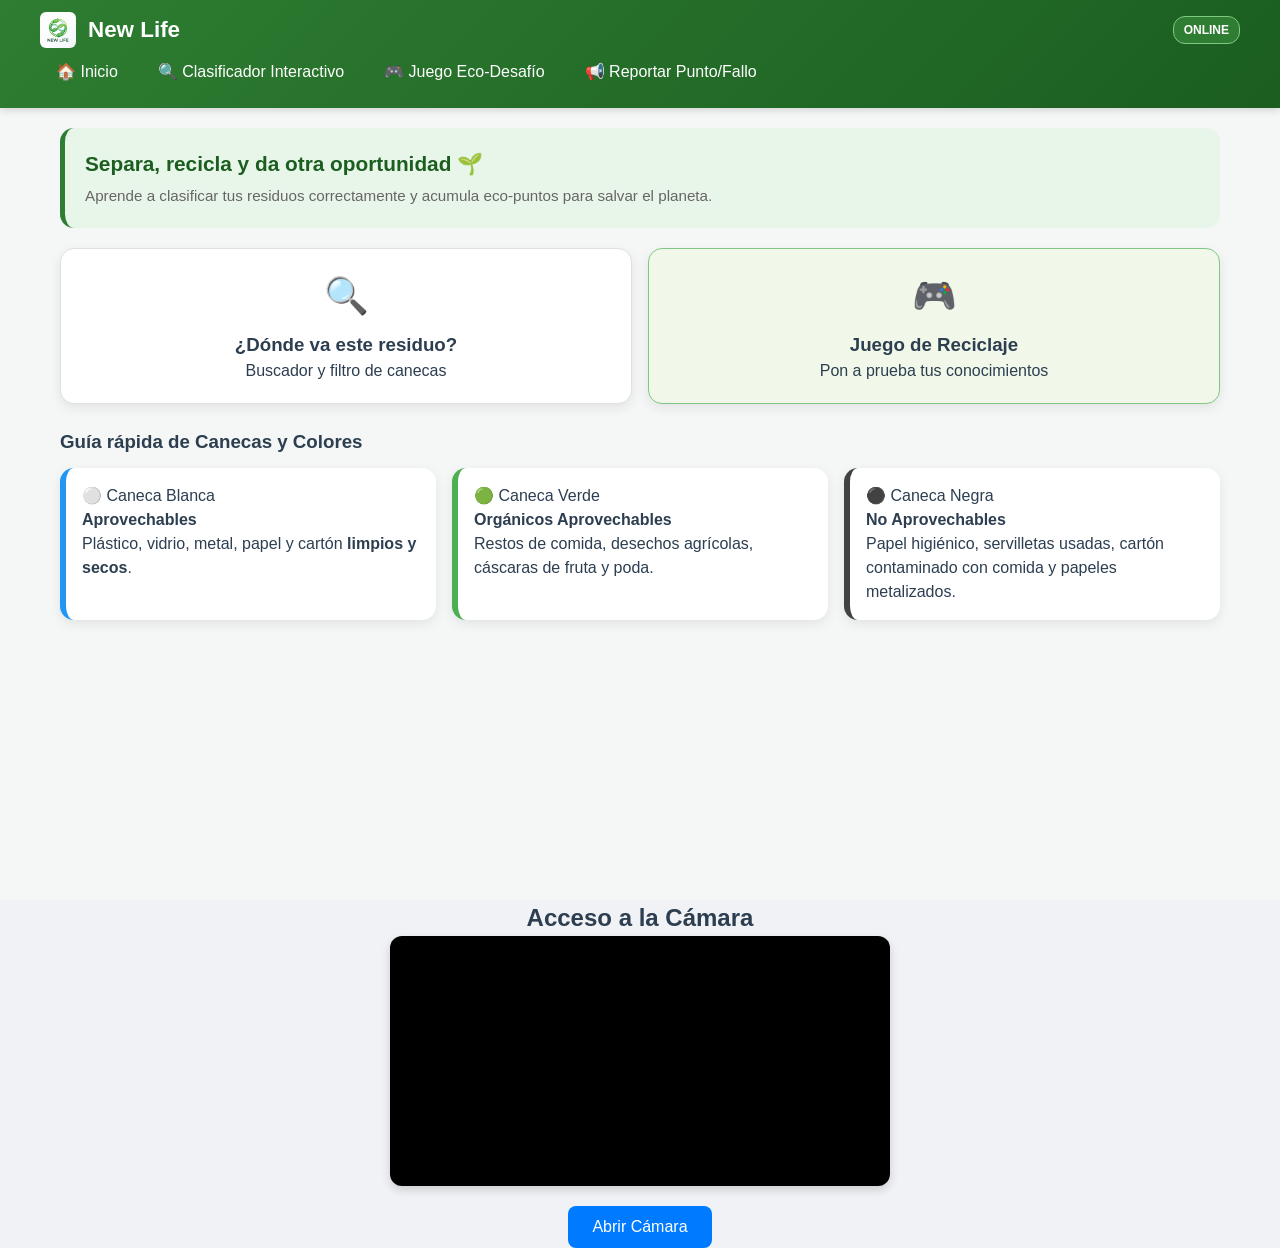
<file: index.html>
<!DOCTYPE html>
<html lang="es">
<head>
  <meta charset="UTF-8">
  <meta name="viewport" content="width=device-width, initial-scale=1.0">
  <meta name="theme-color" content="#2e7d32">
  <title>New Life - EcoPWA Reciclaje</title>
  <link rel="stylesheet" href="style.css">
  <link rel="manifest" href="manifest.json">
</head>
<body>
<div class="contenedor-app">
  <header class="mi-header">
    <div class="barra-superior">
      <div class="logo-titulo">
        <!-- Reemplazo del emoji por el logo de imagen -->
        <img src="image_0.png" alt="Logo New Life" class="icon-app-img">
        <h1>New Life</h1>
      </div>
      <div class="header-acciones">
        <span id="estado-conexion" class="badge online">Online</span>
        <button id="boton-menu" class="btn-menu" aria-label="Abrir menú">☰</button>
      </div>
    </div>
         
    <nav id="navegacion" class="menu-oculto">
      <a href="#inicio" onclick="mostrarSeccion('inicio')">🏠 Inicio</a>
      <a href="#separador" onclick="mostrarSeccion('separador')">🔍 Clasificador Interactivo</a>
      <a href="#juego" onclick="mostrarSeccion('juego')">🎮 Juego Eco-Desafío</a>
      <a href="#reporte" onclick="mostrarSeccion('reporte')">📢 Reportar Punto/Fallo</a>
    </nav>
  </header>

  <main class="contenido">
    <!-- SECCIÓN 1: INICIO Y GUÍA -->
    <section id="sec-inicio" class="seccion-activa">
      <div class="hero-banner">
        <h2>Separa, recicla y da otra oportunidad 🌱</h2>
        <p>Aprende a clasificar tus residuos correctamente y acumula eco-puntos para salvar el planeta.</p>
      </div>
      <div class="grid-servicios">
        <div class="card" onclick="mostrarSeccion('separador')">
          <span class="icon">🔍</span>
          <h3>¿Dónde va este residuo?</h3>
          <p class="card-desc">Buscador y filtro de canecas</p>
        </div>
        <div class="card card-destacada" onclick="mostrarSeccion('juego')">
          <span class="icon">🎮</span>
          <h3>Juego de Reciclaje</h3>
          <p class="card-desc">Pon a prueba tus conocimientos</p>
        </div>
      </div>
      <div class="seccion-info">
        <h3>Guía rápida de Canecas y Colores</h3>
        <div class="canecas-grid">
          <div class="caneca-card caneca-blanca">
            <div class="caneca-header">⚪ Caneca Blanca</div>
            <h4>Aprovechables</h4>
            <p>Plástico, vidrio, metal, papel y cartón <strong>limpios y secos</strong>.</p>
          </div>
          <div class="caneca-card caneca-verde">
            <div class="caneca-header">🟢 Caneca Verde</div>
            <h4>Orgánicos Aprovechables</h4>
            <p>Restos de comida, desechos agrícolas, cáscaras de fruta y poda.</p>
          </div>
          <div class="caneca-card caneca-negra">
            <div class="caneca-header">⚫ Caneca Negra</div>
            <h4>No Aprovechables</h4>
            <p>Papel higiénico, servilletas usadas, cartón contaminado con comida y papeles metalizados.</p>
          </div>
        </div>
      </div>
    </section>

    <!-- SECCIÓN 2: CLASIFICADOR INTERACTIVO -->
    <section id="sec-separador" class="seccion-oculta">
      <h2>Clasificador Interactivo de Residuos 🔍</h2>
      <p>Escribe un residuo o selecciona una categoría para saber exactamente en qué caneca desecharlo:</p>
             
      <div class="buscador-box">
        <input type="text" id="input-busqueda" placeholder="Ej: botella de vidrio, servilleta, cáscara de banano..." oninput="filtrarResiduos()">
      </div>
      <div class="filtros-categorias">
        <button class="btn-filtro active" onclick="filtrarCategoria('todos', this)">Todos</button>
        <button class="btn-filtro" onclick="filtrarCategoria('blanca', this)">⚪ Blanca</button>
        <button class="btn-filtro" onclick="filtrarCategoria('verde', this)">🟢 Verde</button>
        <button class="btn-filtro" onclick="filtrarCategoria('negra', this)">⚫ Negra</button>
      </div>
      <div id="lista-residuos" class="grid-residuos">
        <!-- Generado dinámicamente -->
      </div>
    </section>

    <!-- SECCIÓN 3: JUEGO ECO-DESAFÍO -->
    <section id="sec-juego" class="seccion-oculta">
      <div class="juego-container">
        <h2>🎮 Eco-Desafío: ¿En qué caneca va?</h2>
        <div class="tablero-puntos">
          <span>Puntos: <strong id="score">0</strong> 🪙</span>
          <span>Racha: <strong id="streak">0</strong> 🔥</span>
        </div>
        <div id="pantalla-juego">
          <div class="item-tarjeta" id="item-actual">
            <span class="item-icono" id="juego-icono">🍾</span>
            <h3 id="juego-nombre">Botella de Vidrio</h3>
            <p id="juego-pista" class="pista">Limpia y sin líquidos</p>
          </div>
          <p class="instruccion-juego">Toca la caneca correcta:</p>
          <div class="botones-canecas">
            <button class="btn-caneca btn-blanca" onclick="validarRespuesta('blanca')">
                Blanca<br><small>(Aprovechable)</small>
            </button>
            <button class="btn-caneca btn-verde" onclick="validarRespuesta('verde')">
                Verde<br><small>(Orgánico)</small>
            </button>
            <button class="btn-caneca btn-negra" onclick="validarRespuesta('negra')">
                Negra<br><small>(No Aprovechable)</small>
            </button>
          </div>
          <div id="feedback-juego" class="feedback"></div>
        </div>
      </div>
    </section>

    <!-- SECCIÓN 4: REPORTE Y ECO-PUNTOS -->
    <section id="sec-reporte" class="seccion-oculta">
      <h2>📢 Reportar Punto de Reciclaje o Fallo</h2>
      <p>Registra un nuevo contenedor lleno o un punto verde comunitario:</p>
      <form id="form-reporte" onsubmit="guardarReporte(event)" class="form-estilizado">
        <div class="form-group">
          <label for="tipo-reporte">Tipo de Reporte:</label>
          <select id="tipo-reporte" required>
            <option value="Contenedor Lleno">⚠️ Contenedor Lleno</option>
            <option value="Nuevo Punto Verde">📍 Nuevo Punto Verde</option>
            <option value="Sugerencia">💬 Sugerencia Comunitaria</option>
          </select>
        </div>
        <div class="form-group">
          <label for="ubicacion">Ubicación / Lugar:</label>
          <input type="text" id="ubicacion" placeholder="Ej: Parque Central / Barrio Centro" required>
        </div>
        <div class="form-group">
          <label for="descripcion">Detalles u Observaciones:</label>
          <textarea id="descripcion" rows="3" placeholder="Describe la situación..." required></textarea>
        </div>
        <button type="submit" class="btn-submit">Enviar Reporte (+50 EcoPuntos)</button>
      </form>
      <div class="historial-reportes">
        <h3>Tus Reportes Registrados (Modo Local/Offline)</h3>
        <ul id="lista-reportes">
          <!-- Cargado dinámicamente desde LocalStorage -->
        </ul>
      </div>
    </section>
  </main>
</div>

<!DOCTYPE html>
<html lang="es">
<head>
  <meta charset="UTF-8">
  <meta name="viewport" content="width=device-width, initial-scale=1.0">
  <title>Acceso a la Cámara</title>
  <style>
    body {
      font-family: Arial, sans-serif;
      display: flex;
      flex-direction: column;
      align-items: center;
      justify-content: center;
      min-height: 100vh;
      margin: 0;
      background-color: #f0f2f5;
    }
    video {
      width: 90%;
      max-width: 500px;
      border-radius: 12px;
      box-shadow: 0 4px 10px rgba(0,0,0,0.15);
      background-color: #000;
    }
    button {
      margin-top: 20px;
      padding: 12px 24px;
      font-size: 16px;
      border: none;
      border-radius: 8px;
      background-color: #007bff;
      color: white;
      cursor: pointer;
    }
  </style>
</head>
<body>

  <h2>Acceso a la Cámara</h2>
  <video id="webcam" autoplay playsinline></video>
  <button id="startBtn">Abrir Cámara</button>

  <script>
    const video = document.getElementById('webcam');
    const startBtn = document.getElementById('startBtn');

    startBtn.addEventListener('click', async () => {
      try {
        // 'environment' solicita la cámara trasera; usa 'user' para la frontal
        const stream = await navigator.mediaDevices.getUserMedia({
          video: { facingMode: 'environment' },
          audio: false
        });
        video.srcObject = stream;
        startBtn.style.display = 'none';
      } catch (err) {
        alert('Error al acceder a la cámara: ' + err.message);
      }
    });
  </script>
</body>
</html>

</body>
</html>
</file>
<file: style.css>
/* VARIABLES Y TEMA ECOLÓGICO */
:root {
  --primary: #2e7d32;
  --primary-dark: #1b5e20;
  --primary-light: #4caf50;
  --accent: #81c784;
  --bg-color: #f4f7f6;
  --card-bg: #ffffff;
  --text-dark: #2c3e50;
  --text-light: #666666;
  --border-radius: 14px;
  --shadow: 0 4px 12px rgba(0,0,0,0.08);
}

* {
  box-sizing: border-box;
  margin: 0;
  padding: 0;
}

body {
  font-family: 'Segoe UI', system-ui, -apple-system, sans-serif;
  background-color: var(--bg-color);
  color: var(--text-dark);
  line-height: 1.5;
}

/* CONTENEDOR PRINCIPAL - Adaptable a 100% de la pantalla */
.contenedor-app {
  width: 100%;
  min-height: 100vh;
  background: var(--bg-color);
  display: flex;
  flex-direction: column;
}

/* HEADER Y NAVEGACIÓN */
.mi-header {
  background: linear-gradient(135deg, var(--primary), var(--primary-dark));
  color: #ffffff;
  padding: 12px 20px;
  position: sticky;
  top: 0;
  z-index: 100;
  box-shadow: 0 2px 8px rgba(0,0,0,0.15);
}

.barra-superior {
  display: flex;
  justify-content: space-between;
  align-items: center;
  max-width: 1200px;
  margin: 0 auto;
  width: 100%;
}

.logo-titulo {
  display: flex;
  align-items: center;
  gap: 12px;
}

/* Estilo para el logo */
.icon-app-img {
  width: 36px;
  height: 36px;
  object-fit: contain;
  border-radius: 6px;
}

.barra-superior h1 {
  font-size: 1.4rem;
  font-weight: 700;
}

.header-acciones {
  display: flex;
  align-items: center;
  gap: 10px;
}

.badge {
  font-size: 0.75rem;
  padding: 4px 10px;
  border-radius: 12px;
  font-weight: bold;
  text-transform: uppercase;
}

.badge.online {
  background-color: #2e7d32;
  color: #fff;
  border: 1px solid #81c784;
}

.badge.offline {
  background-color: #d32f2f;
  color: #fff;
}

.btn-menu {
  background: rgba(255, 255, 255, 0.2);
  border: none;
  color: white;
  font-size: 22px;
  border-radius: 8px;
  width: 38px;
  height: 38px;
  cursor: pointer;
}

/* MENÚ */
#navegacion {
  display: flex;
  flex-direction: column;
  background-color: #1b5e20;
  margin-top: 10px;
  border-radius: 8px;
  overflow: hidden;
  max-width: 1200px;
  margin-left: auto;
  margin-right: auto;
}

.menu-oculto {
  display: none !important;
}

#navegacion a {
  color: #ffffff;
  padding: 12px 16px;
  text-decoration: none;
  border-bottom: 1px solid rgba(255, 255, 255, 0.1);
  font-weight: 500;
  display: flex;
  align-items: center;
  gap: 8px;
}

#navegacion a:hover {
  background-color: var(--primary-light);
}

/* CONTENIDO */
.contenido {
  padding: 20px;
  flex: 1;
  width: 100%;
  max-width: 1200px;
  margin: 0 auto;
}

.seccion-oculta {
  display: none;
}

.seccion-activa {
  display: block;
  animation: fadeIn 0.3s ease-in-out;
}

@keyframes fadeIn {
  from { opacity: 0; transform: translateY(5px); }
  to { opacity: 1; transform: translateY(0); }
}

.hero-banner {
  background: #e8f5e9;
  border-left: 5px solid var(--primary);
  padding: 20px;
  border-radius: var(--border-radius);
  margin-bottom: 20px;
}

.hero-banner h2 {
  font-size: 1.3rem;
  color: var(--primary-dark);
  margin-bottom: 6px;
}

.hero-banner p {
  font-size: 0.95rem;
  color: var(--text-light);
}

/* GRIDS AUTO-ADAPTABLES */
.grid-servicios {
  display: grid;
  grid-template-columns: repeat(auto-fit, minmax(260px, 1fr));
  gap: 16px;
  margin-bottom: 24px;
}

.card {
  background: var(--card-bg);
  padding: 20px;
  border-radius: var(--border-radius);
  box-shadow: var(--shadow);
  cursor: pointer;
  text-align: center;
  border: 1px solid #e0e0e0;
}

.card-destacada {
  background: #f1f8e9;
  border-color: var(--accent);
}

.card .icon {
  font-size: 36px;
  display: block;
  margin-bottom: 8px;
}

.canecas-grid {
  display: grid;
  grid-template-columns: repeat(auto-fit, minmax(280px, 1fr));
  gap: 16px;
  margin-top: 12px;
}

.caneca-card {
  background: var(--card-bg);
  padding: 16px;
  border-radius: var(--border-radius);
  border-left: 6px solid #ccc;
  box-shadow: var(--shadow);
}

.caneca-blanca { border-left-color: #2196f3; }
.caneca-verde { border-left-color: #4caf50; }
.caneca-negra { border-left-color: #424242; }

/* FILTROS Y BUSCADOR */
.buscador-box {
  margin: 16px 0;
}

.buscador-box input {
  width: 100%;
  padding: 12px 16px;
  border-radius: 10px;
  border: 1px solid #cccccc;
  font-size: 1rem;
}

.filtros-categorias {
  display: flex;
  gap: 8px;
  margin-bottom: 16px;
  flex-wrap: wrap;
}

.btn-filtro {
  background: #e0e0e0;
  border: none;
  padding: 8px 16px;
  border-radius: 20px;
  font-size: 0.85rem;
  cursor: pointer;
}

.btn-filtro.active {
  background: var(--primary);
  color: white;
  font-weight: bold;
}

.grid-residuos {
  display: grid;
  grid-template-columns: repeat(auto-fit, minmax(300px, 1fr));
  gap: 12px;
}

.residuo-item {
  background: var(--card-bg);
  padding: 12px 16px;
  border-radius: 10px;
  display: flex;
  align-items: center;
  justify-content: space-between;
  border: 1px solid #eee;
}

.residuo-info {
  display: flex;
  align-items: center;
  gap: 12px;
}

.residuo-icono {
  font-size: 1.8rem;
}

.tag-caneca {
  padding: 4px 10px;
  border-radius: 12px;
  font-size: 0.75rem;
  font-weight: bold;
}

.tag-blanca { background: #e3f2fd; color: #1565c0; }
.tag-verde { background: #e8f5e9; color: #2e7d32; }
.tag-negra { background: #eee; color: #333; }

/* JUEGO */
.juego-container {
  background: var(--card-bg);
  padding: 24px;
  border-radius: var(--border-radius);
  box-shadow: var(--shadow);
  text-align: center;
  max-width: 600px;
  margin: 0 auto;
}

.tablero-puntos {
  display: flex;
  justify-content: space-around;
  background: #f1f8e9;
  padding: 10px;
  border-radius: 10px;
  margin: 16px 0;
}

.item-tarjeta {
  background: #fafafa;
  border: 2px dashed #b2dfdb;
  padding: 24px;
  border-radius: 12px;
  margin-bottom: 16px;
}

.item-icono {
  font-size: 4rem;
  display: block;
}

.botones-canecas {
  display: grid;
  grid-template-columns: repeat(auto-fit, minmax(130px, 1fr));
  gap: 10px;
}

.btn-caneca {
  border: none;
  padding: 12px 8px;
  border-radius: 10px;
  font-weight: bold;
  font-size: 0.85rem;
  cursor: pointer;
  color: white;
}

.btn-blanca { background: #1e88e5; }
.btn-verde { background: #43a047; }
.btn-negra { background: #424242; }

.feedback {
  margin-top: 14px;
  font-weight: bold;
  font-size: 1rem;
}

.correct { color: #2e7d32; }
.incorrect { color: #c62828; }

/* REPORTE */
.form-estilizado {
  background: var(--card-bg);
  padding: 20px;
  border-radius: var(--border-radius);
  box-shadow: var(--shadow);
  margin-bottom: 24px;
  max-width: 700px;
  margin-left: auto;
  margin-right: auto;
}

.form-group {
  margin-bottom: 14px;
  text-align: left;
}

.form-group label {
  display: block;
  font-size: 0.85rem;
  font-weight: bold;
  margin-bottom: 6px;
}

.form-group input, .form-group select, .form-group textarea {
  width: 100%;
  padding: 10px 12px;
  border: 1px solid #ccc;
  border-radius: 8px;
  font-size: 0.9rem;
}

.btn-submit {
  width: 100%;
  background: var(--primary);
  color: white;
  border: none;
  padding: 12px;
  border-radius: 8px;
  font-weight: bold;
  font-size: 0.95rem;
  cursor: pointer;
}

.historial-reportes ul {
  list-style: none;
  display: grid;
  grid-template-columns: repeat(auto-fit, minmax(280px, 1fr));
  gap: 12px;
  margin-top: 12px;
}

.historial-reportes li {
  background: var(--card-bg);
  padding: 12px;
  border-radius: 8px;
  font-size: 0.85rem;
  border-left: 4px solid var(--primary);
}

/* MEDIA QUERY PARA NAVEGACIÓN EN ESCRITORIO */
@media (min-width: 900px) {
  .btn-menu { display: none; }
  #navegacion {
    display: flex !important;
    flex-direction: row;
    background: transparent;
    margin-top: 0;
    gap: 8px;
  }
  #navegacion a { border-bottom: none; border-radius: 8px; }
  .barra-superior { gap: 20px; }
  .header-acciones { order: 3; }
  #navegacion { order: 2; margin-left: auto; }
}
</file>
